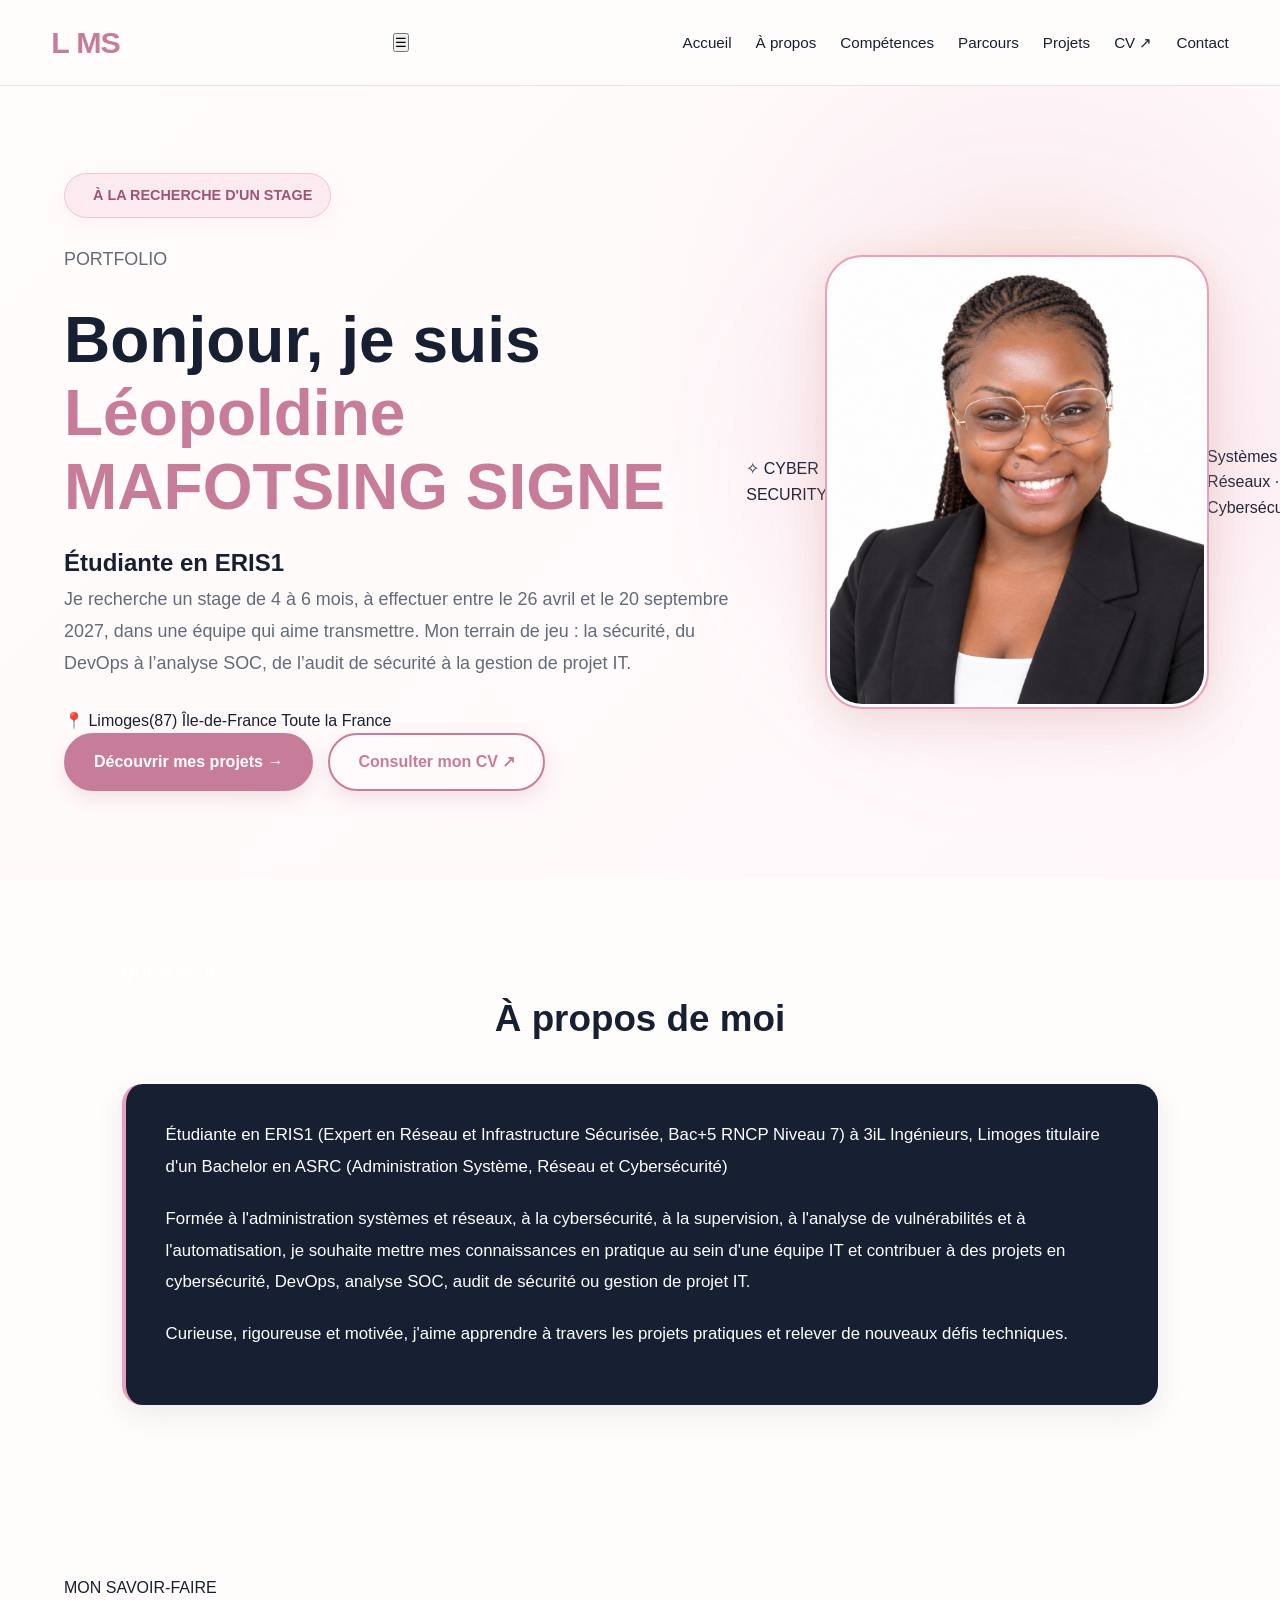
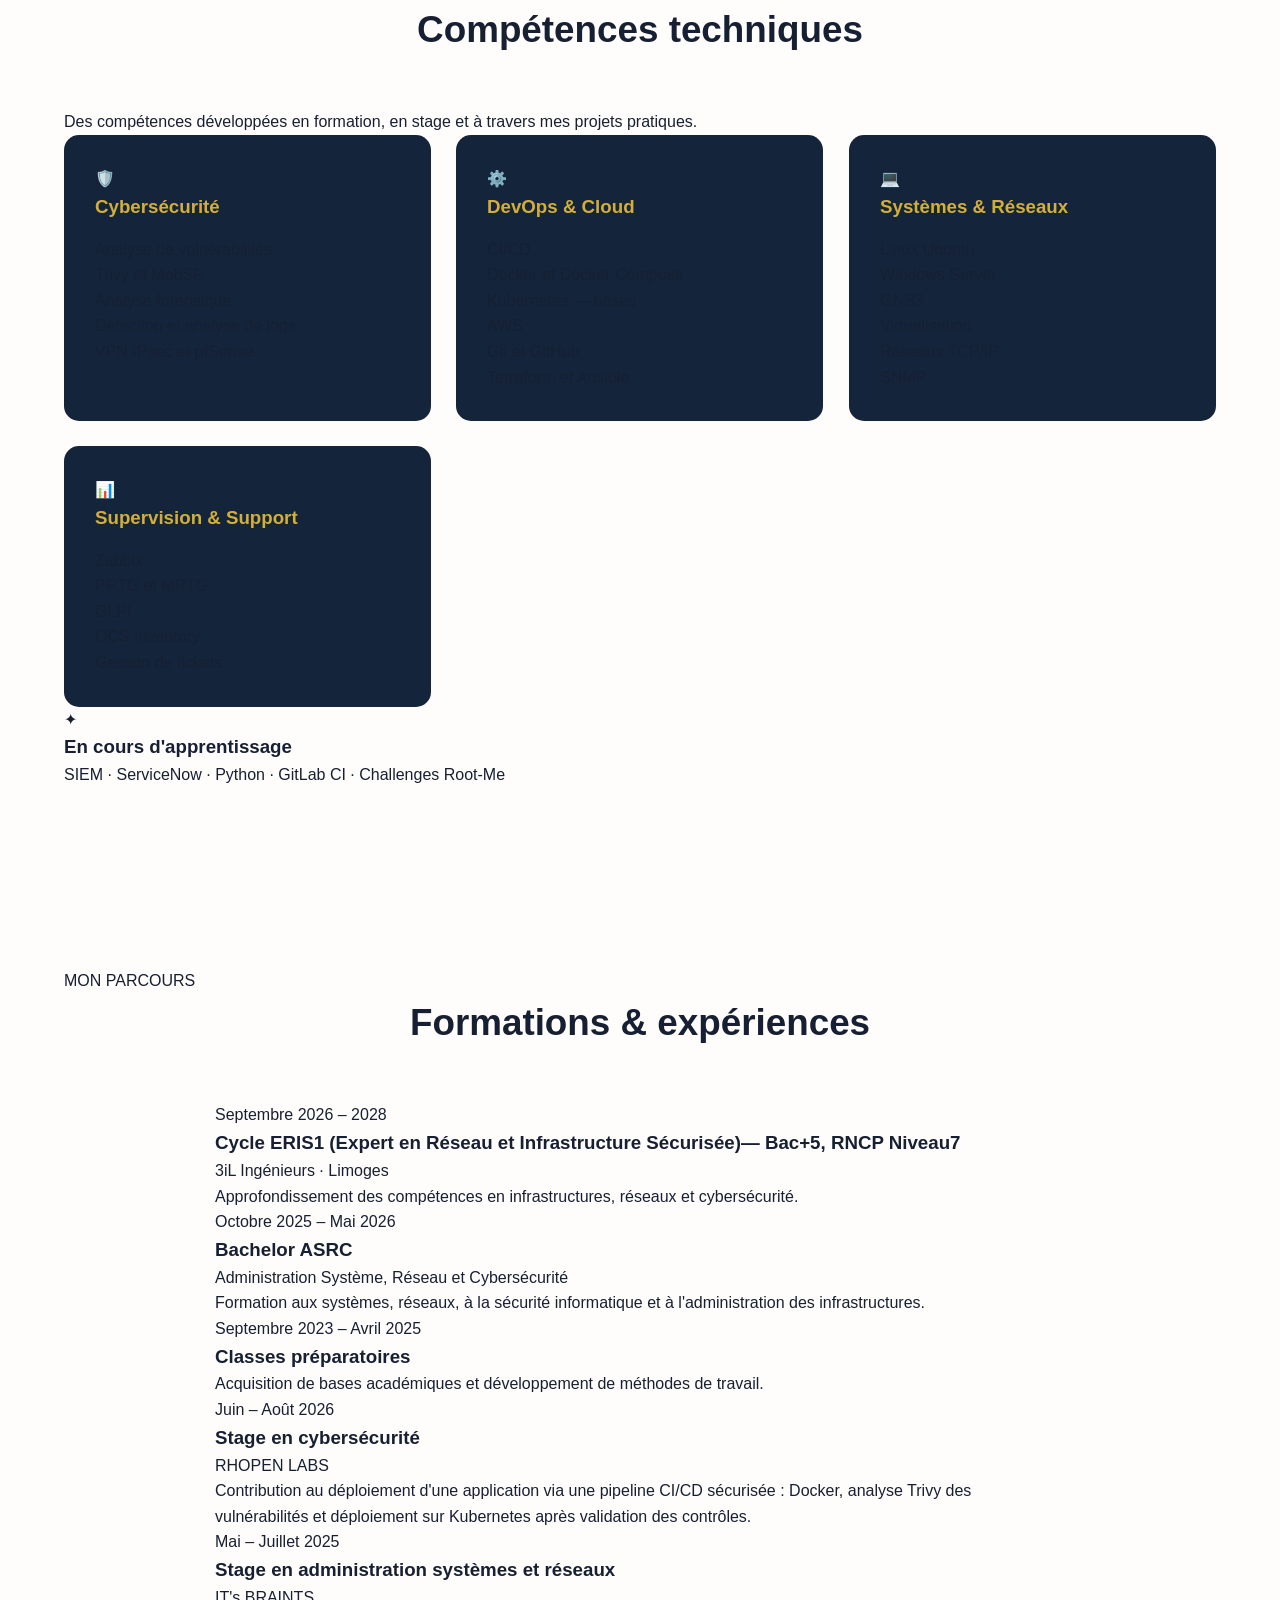
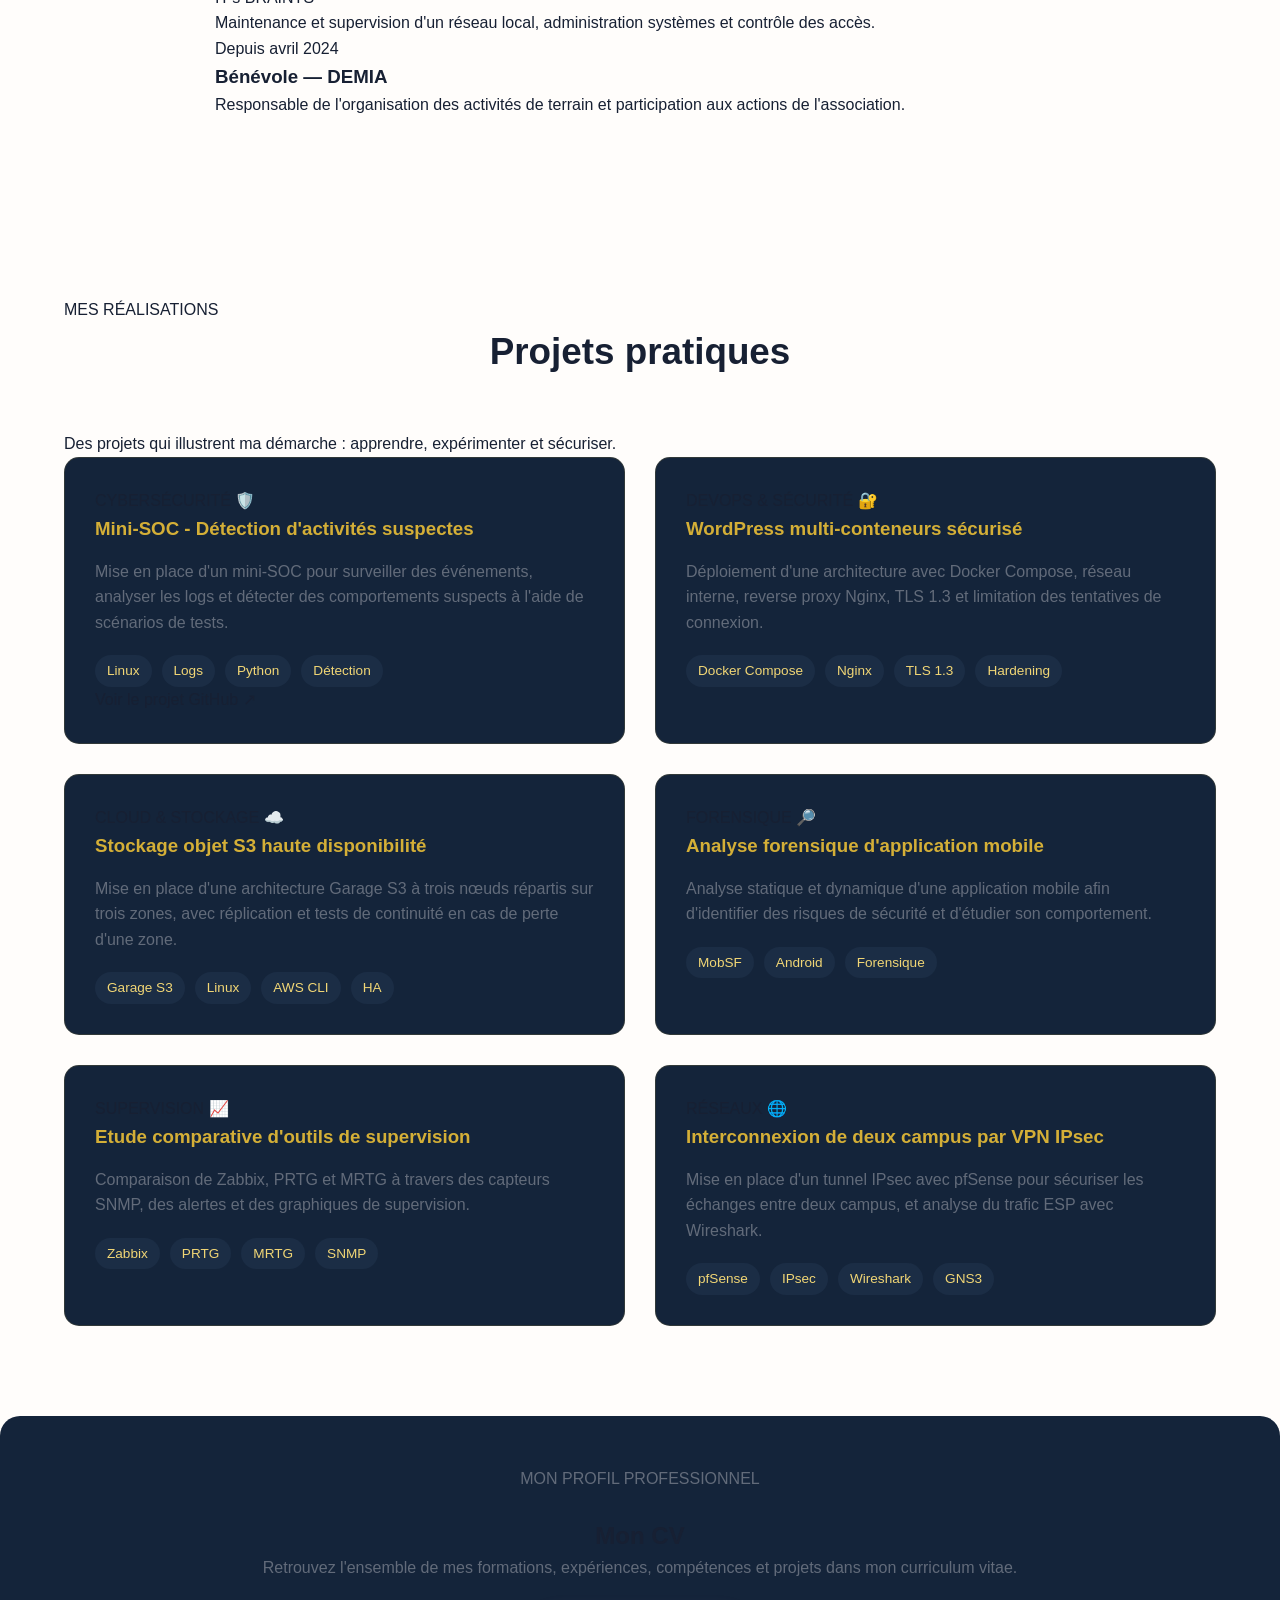
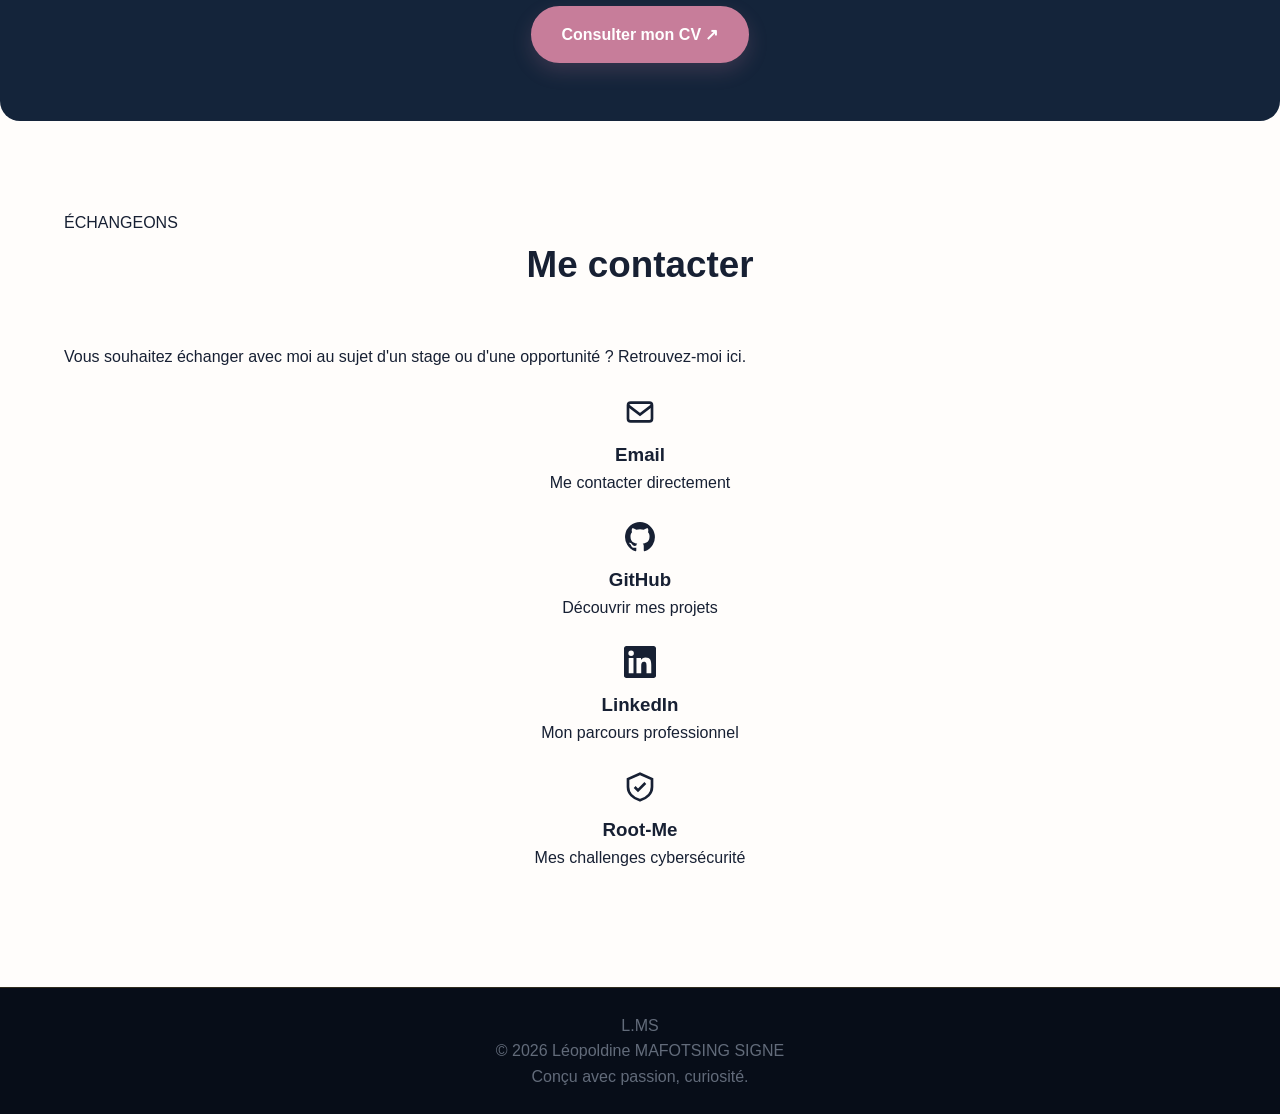
<file: index.html>
<!DOCTYPE html>
<html lang="fr">
<head>
    <meta charset="UTF-8">
    <meta name="viewport" content="width=device-width, initial-scale=1.0">

    <title>Léopoldine MMAFOTSING SIGNE | Portfolio </title>

    <meta name="description" content="Portfolio de Léopoldine MAFOTSING SIGNE, étudiante en ERIS1 (Expert en Réseau et Infrastructure Sécurisée) à 3iL Ingénieurs, à la recherche d'un stage en systèmes et réseaux et/ou en Cybersécurité (DevOps ou analyse SOC) en 2027.">

    <link rel="stylesheet" href="style.css">
</head>

<body>

<!-- ================= NAVIGATION ================= -->

<header class="site-header">
    <nav class="navbar">

        <a href="#accueil" class="logo">L<span>.</span>MS</a>

        <button class="nav-toggle"
                id="navToggle"
                aria-label="Ouvrir le menu"
                aria-expanded="false">
            ☰
        </button>

        <ul class="nav-links" id="navLinks">
            <li><a href="#accueil">Accueil</a></li>
            <li><a href="#apropos">À propos</a></li>
            <li><a href="#competences">Compétences</a></li>
            <li><a href="#parcours">Parcours</a></li>
            <li><a href="#projets">Projets</a></li>
            <li><a href="CV_Leopoldine.pdf" target="_blank">CV ↗</a></li>
            <li><a href="#contact">Contact</a></li>
        </ul>

    </nav>
</header>


<main>

<!-- ================= ACCUEIL ================= -->

<section class="hero" id="accueil">

    <div class="container hero-layout">

        <!-- Présentation à gauche -->

        <div class="hero-content">

            <div class="stage-badge">
                <span class="stage-dot"></span>
                À LA RECHERCHE D'UN STAGE
            </div>

            <p class="hero-intro">
                PORTFOLIO
            </p>

            <h1>
                Bonjour, je suis
                <span>Léopoldine MAFOTSING SIGNE</span>
            </h1>

            <h2>
                Étudiante en ERIS1 
            </h2>

            <p class="hero-description">
                Je recherche un stage de 4 à 6 mois, 
                à effectuer entre le 26 avril et le 20 septembre 2027, dans une équipe qui aime transmettre. 
                Mon terrain de jeu : la sécurité, du DevOps à l’analyse SOC, 
                de l’audit de sécurité à la gestion de projet IT.
            </p>

            <div class="stage-locations">
                <span>📍 Limoges(87)</span>
                <span>Île-de-France</span>
                <span>Toute la France</span>
            </div>

            <div class="hero-buttons">
                <a href="#projets" class="btn">
                    Découvrir mes projets →
                </a>

                <a href="CV_Leopoldine.pdf"
                   class="btn btn-outline"
                   target="_blank">
                    Consulter mon CV ↗
                </a>
            </div>

        </div>


        <!-- Photo à droite -->

        <div class="hero-image">

            <div class="photo-glow"></div>

            <div class="photo-decoration">
                <span>✧</span>
                <span>CYBER</span>
                <span>SECURITY</span>
            </div>

            <img src="images/Ma_Photo.jpeg"
                 alt="Portrait professionnel de Léopoldine Mafotsing Signé">

            <div class="photo-caption">
                <span class="caption-dot"></span>
                Systèmes · Réseaux · Cybersécurité
            </div>

        </div>

    </div>

</section>


<!-- ================= À PROPOS ================= -->

<section class="section about-section" id="apropos">

    <div class="container">

        <p class="section-label">QUI SUIS-JE ?</p>

        <h2 class="section-title">À propos de moi</h2>

        <div class="about-text">

            <p>
                Étudiante en ERIS1 (Expert en Réseau et Infrastructure
                Sécurisée, Bac+5 RNCP Niveau 7) à 3iL Ingénieurs, Limoges
                titulaire d'un Bachelor en ASRC (Administration
                Système, Réseau et Cybersécurité) 
                
            </p>

            <p>
                Formée à l'administration systèmes et réseaux,
                à la cybersécurité, à la supervision, à l'analyse
                de vulnérabilités et à l'automatisation, je souhaite
                mettre mes connaissances en pratique au sein d'une
                équipe IT et contribuer à des projets en cybersécurité,
                DevOps, analyse SOC, audit de sécurité ou gestion
                de projet IT.
            </p>

            <p>
                Curieuse, rigoureuse et motivée, j'aime apprendre
                à travers les projets pratiques et relever de
                nouveaux défis techniques.
            </p>

        </div>

    </div>

</section>


<!-- ================= COMPÉTENCES ================= -->

<section class="section skills-section" id="competences">

    <div class="container">

        <p class="section-label">MON SAVOIR-FAIRE</p>

        <h2 class="section-title">Compétences techniques</h2>

        <p class="section-subtitle">
            Des compétences développées en formation, en stage
            et à travers mes projets pratiques.
        </p>

        <div class="skills-grid">

            <article class="skill-card">
                <div class="skill-icon">🛡️</div>
                <h3>Cybersécurité</h3>
                <ul>
                    <li>Analyse de vulnérabilités</li>
                    <li>Trivy et MobSF</li>
                    <li>Analyse forensique</li>
                    <li>Détection et analyse de logs</li>
                    <li>VPN IPsec et pfSense</li>
                </ul>
            </article>

            <article class="skill-card">
                <div class="skill-icon">⚙️</div>
                <h3>DevOps & Cloud</h3>
                <ul>
                    <li>CI/CD</li>
                    <li>Docker et Docker Compose</li>
                    <li>Kubernetes — bases</li>
                    <li>AWS</li>
                    <li>Git et GitHub</li>
                    <li>Terraform et Ansible</li>
                </ul>
            </article>

            <article class="skill-card">
                <div class="skill-icon">💻</div>
                <h3>Systèmes & Réseaux</h3>
                <ul>
                    <li>Linux Ubuntu</li>
                    <li>Windows Server</li>
                    <li>GNS3</li>
                    <li>Virtualisation</li>
                    <li>Réseaux TCP/IP</li>
                    <li>SNMP</li>
                </ul>
            </article>

            <article class="skill-card">
                <div class="skill-icon">📊</div>
                <h3>Supervision & Support</h3>
                <ul>
                    <li>Zabbix</li>
                    <li>PRTG et MRTG</li>
                    <li>GLPI</li>
                    <li>OCS Inventory</li>
                    <li>Gestion de tickets</li>
                </ul>
            </article>

        </div>

        <div class="learning-box">
            <span>✦</span>
            <div>
                <h3>En cours d'apprentissage</h3>
                <p>
                    SIEM · ServiceNow · Python · GitLab CI
                    · Challenges Root-Me
                </p>
            </div>
        </div>

    </div>

</section>


<!-- ================= PARCOURS ================= -->

<section class="section journey-section" id="parcours">

    <div class="container">

        <p class="section-label">MON PARCOURS</p>

        <h2 class="section-title">Formations & expériences</h2>

        <div class="timeline">

            <article class="timeline-card">

                <span class="timeline-date">Septembre 2026 – 2028</span>

                <h3>Cycle ERIS1 (Expert en Réseau et Infrastructure Sécurisée)— Bac+5, RNCP Niveau7</h3>

                <p class="timeline-place">3iL Ingénieurs · Limoges</p>

                <p>
                    
                    Approfondissement des compétences en infrastructures,
                    réseaux et cybersécurité.
                </p>

            </article>


            <article class="timeline-card">

                <span class="timeline-date">Octobre 2025 – Mai 2026</span>

                <h3>Bachelor ASRC</h3>

                <p class="timeline-place">
                    Administration Système, Réseau et Cybersécurité
                </p>

                <p>
                    Formation aux systèmes, réseaux, à la sécurité
                    informatique et à l'administration des infrastructures.
                </p>

            </article>


            <article class="timeline-card">

                <span class="timeline-date">Septembre 2023 – Avril 2025</span>

                <h3>Classes préparatoires</h3>

                <p>
                    Acquisition de bases académiques et développement
                    de méthodes de travail.
                </p>

            </article>


            <article class="timeline-card">

                <span class="timeline-date">Juin – Août 2026</span>

                <h3>Stage en cybersécurité</h3>

                <p class="timeline-place">RHOPEN LABS</p>

                <p>
                    Contribution au déploiement d'une application
                    via une pipeline CI/CD sécurisée : Docker,
                    analyse Trivy des vulnérabilités et déploiement
                    sur Kubernetes après validation des contrôles.
                </p>

            </article>


            <article class="timeline-card">

                <span class="timeline-date">Mai – Juillet 2025</span>

                <h3>Stage en administration systèmes et réseaux</h3>

                <p class="timeline-place">IT's BRAINTS</p>

                <p>
                    Maintenance et supervision d'un réseau local,
                    administration systèmes et contrôle des accès.
                </p>

            </article>


            <article class="timeline-card">

                <span class="timeline-date">Depuis avril 2024</span>

                <h3>Bénévole — DEMIA</h3>

                <p>
                    Responsable de l'organisation des activités
                    de terrain et participation aux actions
                    de l'association.
                </p>

            </article>

        </div>

    </div>

</section>


<!-- ================= PROJETS ================= -->

<section class="section projects-section" id="projets">

    <div class="container">

        <p class="section-label">MES RÉALISATIONS</p>

        <h2 class="section-title">Projets pratiques</h2>

        <p class="section-subtitle">
            Des projets qui illustrent ma démarche :
            apprendre, expérimenter et sécuriser.
        </p>

        <div class="projects-grid">


            <!-- Mini-SOC -->

            <article class="project-card">

                <div class="project-top">
                    <span class="project-category">CYBERSÉCURITÉ</span>
                    <span class="project-symbol">🛡️</span>
                </div>

                <h3>
                     <a href="minisoc.html">
                        Mini-SOC - Détection d'activités suspectes
                    </a>

                </h3>

                <p>
                    Mise en place d'un mini-SOC pour surveiller
                    des événements, analyser les logs et détecter
                    des comportements suspects à l'aide de scénarios
                    de tests.
                </p>

                <div class="project-tags">
                    <span>Linux</span>
                    <span>Logs</span>
                    <span>Python</span>
                    <span>Détection</span>
                </div>

                <a href="https://github.com/LEOPOLDINE16/Mini-SOC"
                   target="_blank"
                   class="project-link">
                    Voir le projet GitHub ↗
                </a>

            </article>


            <!-- WordPress sécurisé -->

            <article class="project-card">

                <div class="project-top">
                    <span class="project-category">DEVOPS & SÉCURITÉ</span>
                    <span class="project-symbol">🔐</span>
                </div>

                <h3>
                    <a href=""wordpress.html">
                        WordPress multi-conteneurs sécurisé
                    </a>
                </h3>

                <p>
                    Déploiement d'une architecture avec Docker Compose,
                    réseau interne, reverse proxy Nginx, TLS 1.3
                    et limitation des tentatives de connexion.
                </p>

                <div class="project-tags">
                    <span>Docker Compose</span>
                    <span>Nginx</span>
                    <span>TLS 1.3</span>
                    <span>Hardening</span>
                </div>

            </article>


            <!-- Garage S3 -->

            <article class="project-card">

                <div class="project-top">
                    <span class="project-category">CLOUD & STOCKAGE</span>
                    <span class="project-symbol">☁️</span>
                </div>

                <h3>
                    <a href=""garage.html">
                       Stockage objet S3 haute disponibilité
                    </a>
                </h3>

                <p>
                    Mise en place d'une architecture Garage S3
                    à trois nœuds répartis sur trois zones,
                    avec réplication et tests de continuité
                    en cas de perte d'une zone.
                </p>

                <div class="project-tags">
                    <span>Garage S3</span>
                    <span>Linux</span>
                    <span>AWS CLI</span>
                    <span>HA</span>
                </div>

            </article>


            <!-- MobSF -->

            <article class="project-card">

                <div class="project-top">
                    <span class="project-category">FORENSIQUE</span>
                    <span class="project-symbol">🔎</span>
                </div>

                <h3>
                    <a href="mobsf.html">
                       Analyse forensique d'application mobile
                    </a>
                </h3>

                <p>
                    Analyse statique et dynamique d'une application
                    mobile afin d'identifier des risques de sécurité
                    et d'étudier son comportement.
                </p>

                <div class="project-tags">
                    <span>MobSF</span>
                    <span>Android</span>
                    <span>Forensique</span>
                </div>

            </article>


            <!-- Supervision -->

            <article class="project-card">

                <div class="project-top">
                    <span class="project-category">SUPERVISION</span>
                    <span class="project-symbol">📈</span>
                </div>

                <h3>
                    <a href="supervision.html">
                       Etude comparative d'outils de supervision
                    </a>
                </h3>

                <p>
                    Comparaison de Zabbix, PRTG et MRTG à travers
                    des capteurs SNMP, des alertes et des graphiques
                    de supervision.
                </p>

                <div class="project-tags">
                    <span>Zabbix</span>
                    <span>PRTG</span>
                    <span>MRTG</span>
                    <span>SNMP</span>
                </div>

            </article>


            <!-- VPN IPsec -->

            <article class="project-card">

                <div class="project-top">
                    <span class="project-category">RÉSEAUX</span>
                    <span class="project-symbol">🌐</span>
                </div>

                <h3>
                    <a href="vpn-ipsec.html">
                       Interconnexion de deux campus par VPN IPsec
                    </a>
                

                </h3>

                <p>
                    Mise en place d'un tunnel IPsec avec pfSense
                    pour sécuriser les échanges entre deux campus,
                    et analyse du trafic ESP avec Wireshark.
                </p>

                <div class="project-tags">
                    <span>pfSense</span>
                    <span>IPsec</span>
                    <span>Wireshark</span>
                    <span>GNS3</span>
                </div>

            </article>

        </div>

    </div>

</section>


<!-- ================= CV ================= -->

<section class="section cv-section" id="cv">

    <div class="container cv-container">

        <div class="cv-content">

            <p class="section-label">MON PROFIL PROFESSIONNEL</p>

            <h2>Mon CV</h2>

            <p>
                Retrouvez l'ensemble de mes formations,
                expériences, compétences et projets
                dans mon curriculum vitae.
            </p>

            <a href="CV_Leopoldine.pdf"
               class="btn"
               target="_blank">
                Consulter mon CV ↗
            </a>

        </div>

    </div>

</section>


<!-- ================= CONTACT ================= -->

<section class="section contact-section" id="contact">

    <div class="container">

        <p class="section-label">ÉCHANGEONS</p>

        <h2 class="section-title">Me contacter</h2>

        <p class="section-subtitle">
            Vous souhaitez échanger avec moi au sujet
            d'un stage ou d'une opportunité ?
            Retrouvez-moi ici.
        </p>

        <div class="contact-grid">


            <!-- Email -->

            <a href="mailto:signeleopoldine6@gmail.com"
               class="contact-card">

                <div class="contact-icon email-icon">
                    <svg viewBox="0 0 24 24" aria-hidden="true">
                        <rect x="3" y="5" width="18" height="14"
                              rx="2" fill="none"
                              stroke="currentColor" stroke-width="2"/>
                        <path d="M3 7l9 7 9-7"
                              fill="none"
                              stroke="currentColor" stroke-width="2"/>
                    </svg>
                </div>

                <h3>Email</h3>
                <p>Me contacter directement</p>

            </a>


            <!-- GitHub -->

            <a href="https://github.com/LEOPOLDINE16"
               target="_blank"
               class="contact-card">

                <div class="contact-icon github-icon">
                    <svg viewBox="0 0 24 24" aria-hidden="true">
                        <path fill="currentColor"
                              d="M12 .8a11.2 11.2 0 0 0-3.54 21.83c.56.1.76-.24.76-.54v-2.1c-3.1.68-3.76-1.32-3.76-1.32-.5-1.28-1.23-1.62-1.23-1.62-1.01-.69.08-.68.08-.68 1.12.08 1.71 1.15 1.71 1.15.99 1.7 2.6 1.21 3.23.92.1-.72.39-1.21.7-1.49-2.48-.28-5.08-1.24-5.08-5.52 0-1.22.44-2.22 1.15-3-.12-.28-.5-1.42.11-2.96 0 0 .94-.3 3.08 1.15a10.7 10.7 0 0 1 5.6 0c2.14-1.45 3.08-1.15 3.08-1.15.61 1.54.23 2.68.11 2.96.72.78 1.15 1.78 1.15 3 0 4.29-2.6 5.23-5.09 5.51.4.35.76 1.02.76 2.06v3.06c0 .3.2.65.77.54A11.2 11.2 0 0 0 12 .8z"/>
                    </svg>
                </div>

                <h3>GitHub</h3>
                <p>Découvrir mes projets</p>

            </a>


            <!-- LinkedIn -->

            <a href="https://www.linkedin.com/in/l%C3%A9opoldine-mafotsing-signe-819b10437"
               target="_blank"
               class="contact-card">

                <div class="contact-icon linkedin-icon">
                    <svg viewBox="0 0 24 24" aria-hidden="true">
                        <path fill="currentColor"
                              d="M20.45 20.45h-3.56v-5.57c0-1.33-.02-3.04-1.85-3.04-1.85 0-2.13 1.44-2.13 2.94v5.67H9.35V9h3.42v1.56h.05c.48-.9 1.64-1.85 3.37-1.85 3.6 0 4.26 2.37 4.26 5.46v6.28zM5.34 7.43a2.06 2.06 0 1 1 0-4.12 2.06 2.06 0 0 1 0 4.12zM7.12 20.45H3.56V9h3.56v11.45zM22.22 0H1.78C.8 0 0 .77 0 1.72v20.56C0 23.23.8 24 1.78 24h20.44c.98 0 1.78-.77 1.78-1.72V1.72C24 .77 23.2 0 22.22 0z"/>
                    </svg>
                </div>

                <h3>LinkedIn</h3>
                <p>Mon parcours professionnel</p>

            </a>


            <!-- Root-Me -->

            <a href="https://www.root-me.org/Nou9maf?inc=info&lang=fr"
               target="_blank"
               class="contact-card">

                <div class="contact-icon rootme-icon">
                    <svg viewBox="0 0 24 24" aria-hidden="true">
                        <path d="M12 2L3 6v6c0 5 4 8.5 9 10
                                 5-1.5 9-5 9-10V6l-9-4z"
                              fill="none"
                              stroke="currentColor"
                              stroke-width="2"/>
                        <path d="M8 12l2.5 2.5L16 9"
                              fill="none"
                              stroke="currentColor"
                              stroke-width="2"/>
                    </svg>
                </div>

                <h3>Root-Me</h3>
                <p>Mes challenges cybersécurité</p>

            </a>

        </div>

    </div>

</section>

</main>


<!-- ================= FOOTER ================= -->

<footer class="site-footer">

    <div class="container">

        <a href="#accueil" class="footer-logo">L.MS</a>

        <p>
            © 2026 Léopoldine MAFOTSING SIGNE
        </p>

        <p class="footer-note">
            Conçu avec passion, curiosité.
        </p>

    </div>

</footer>


<!-- ================= JAVASCRIPT ================= -->

<script src="script.js"></script>

</body>
</html>
</file>
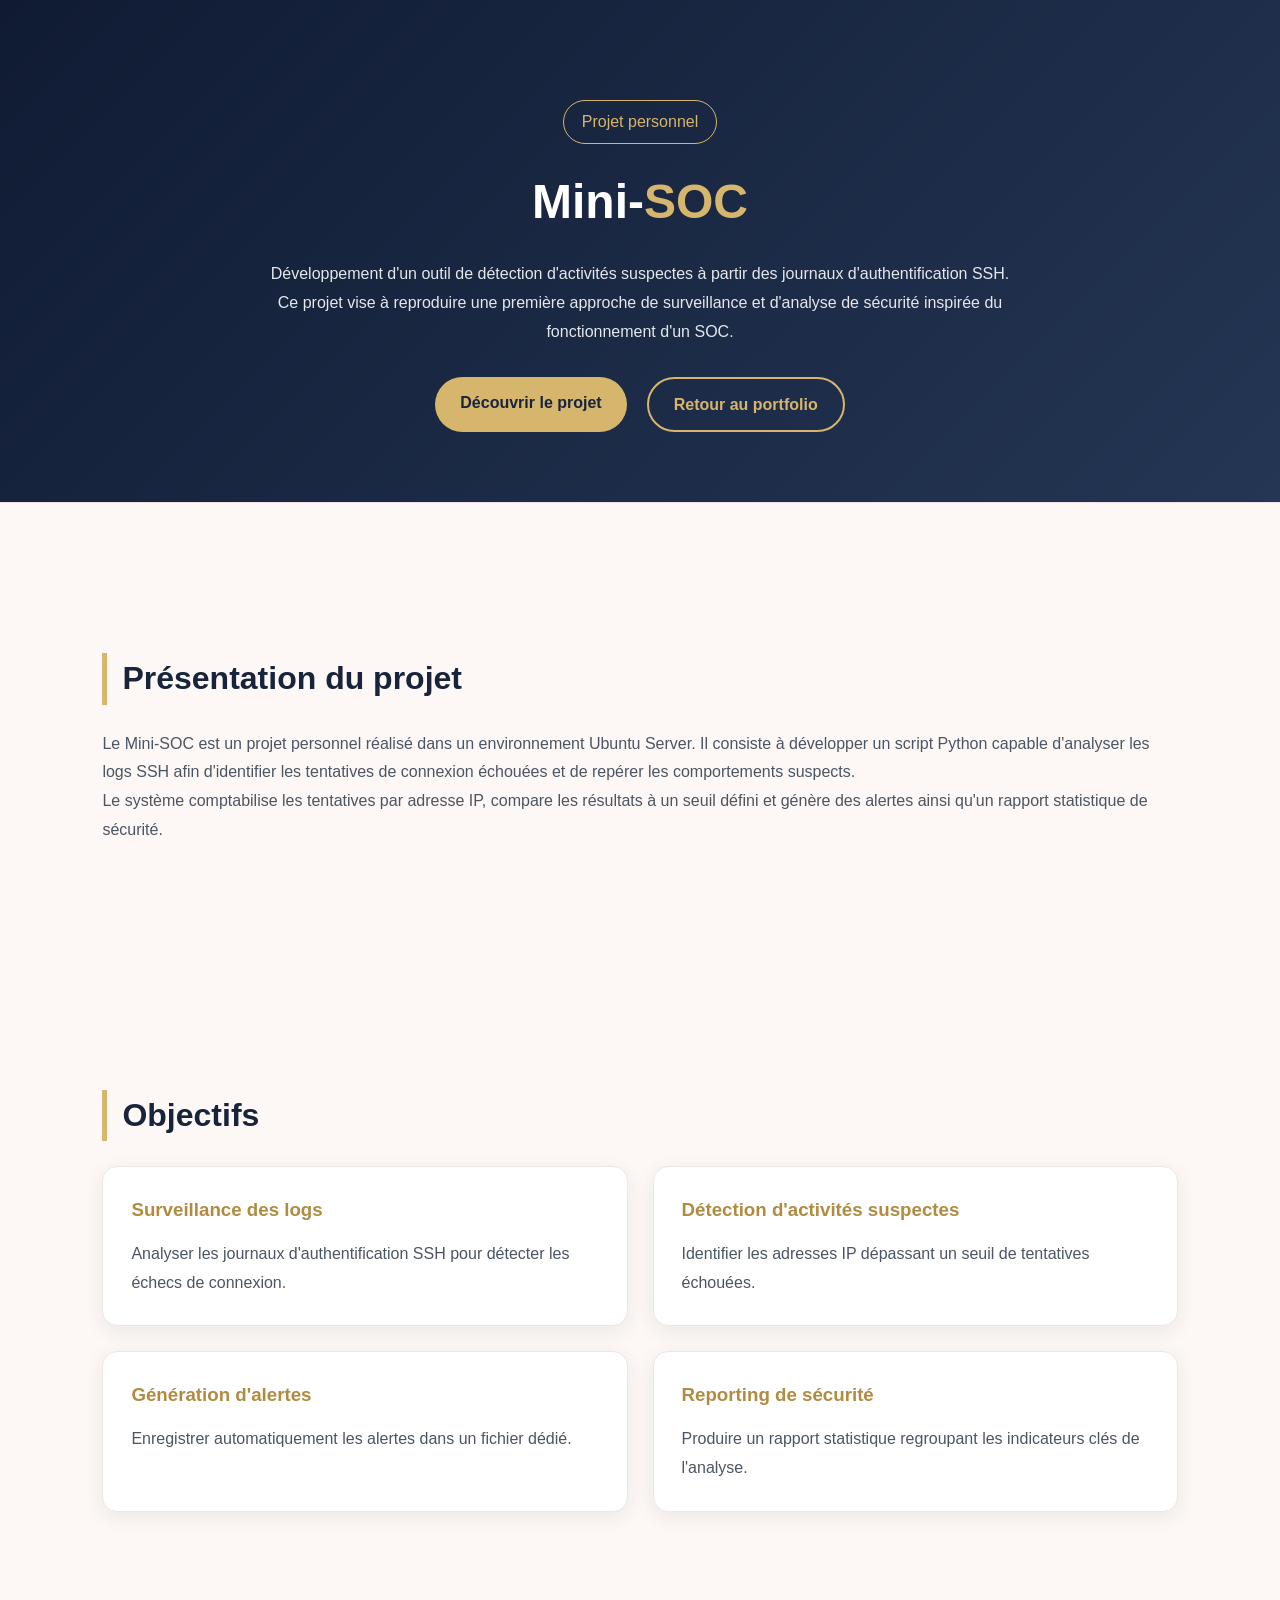
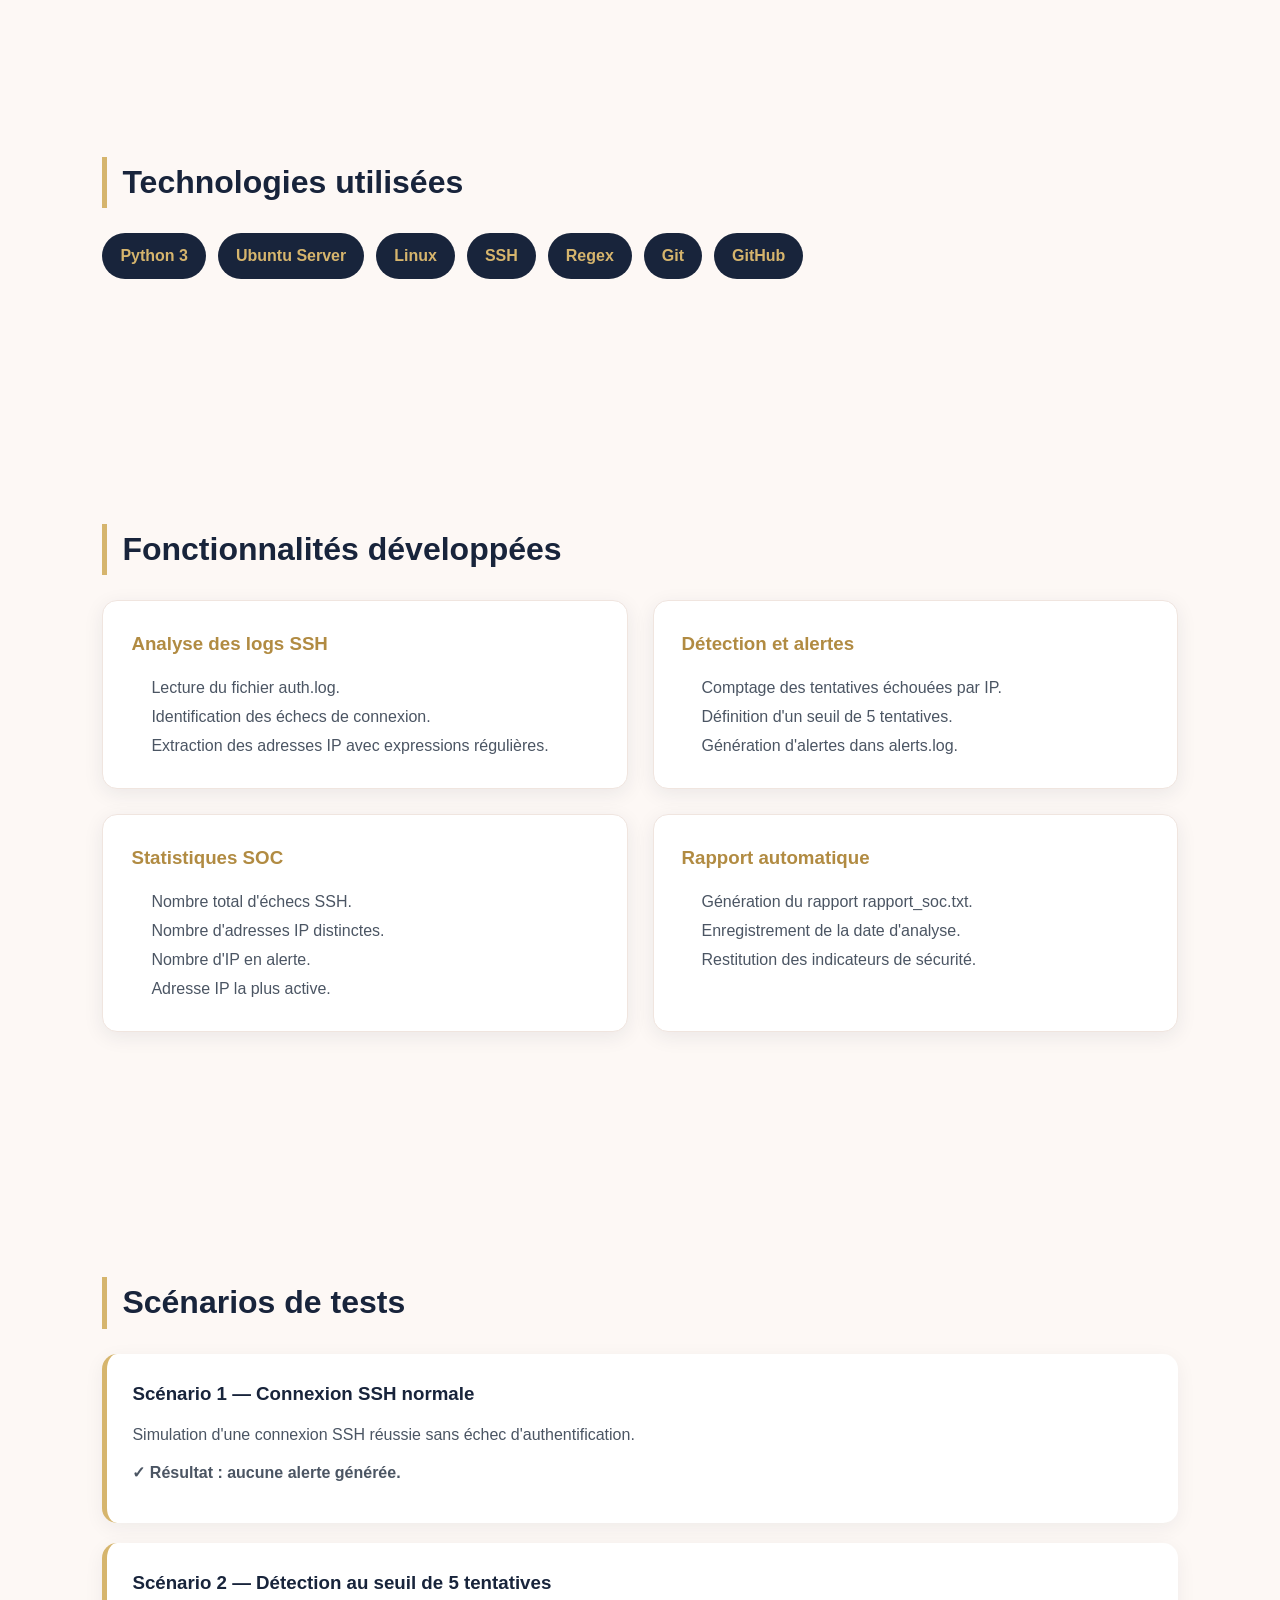
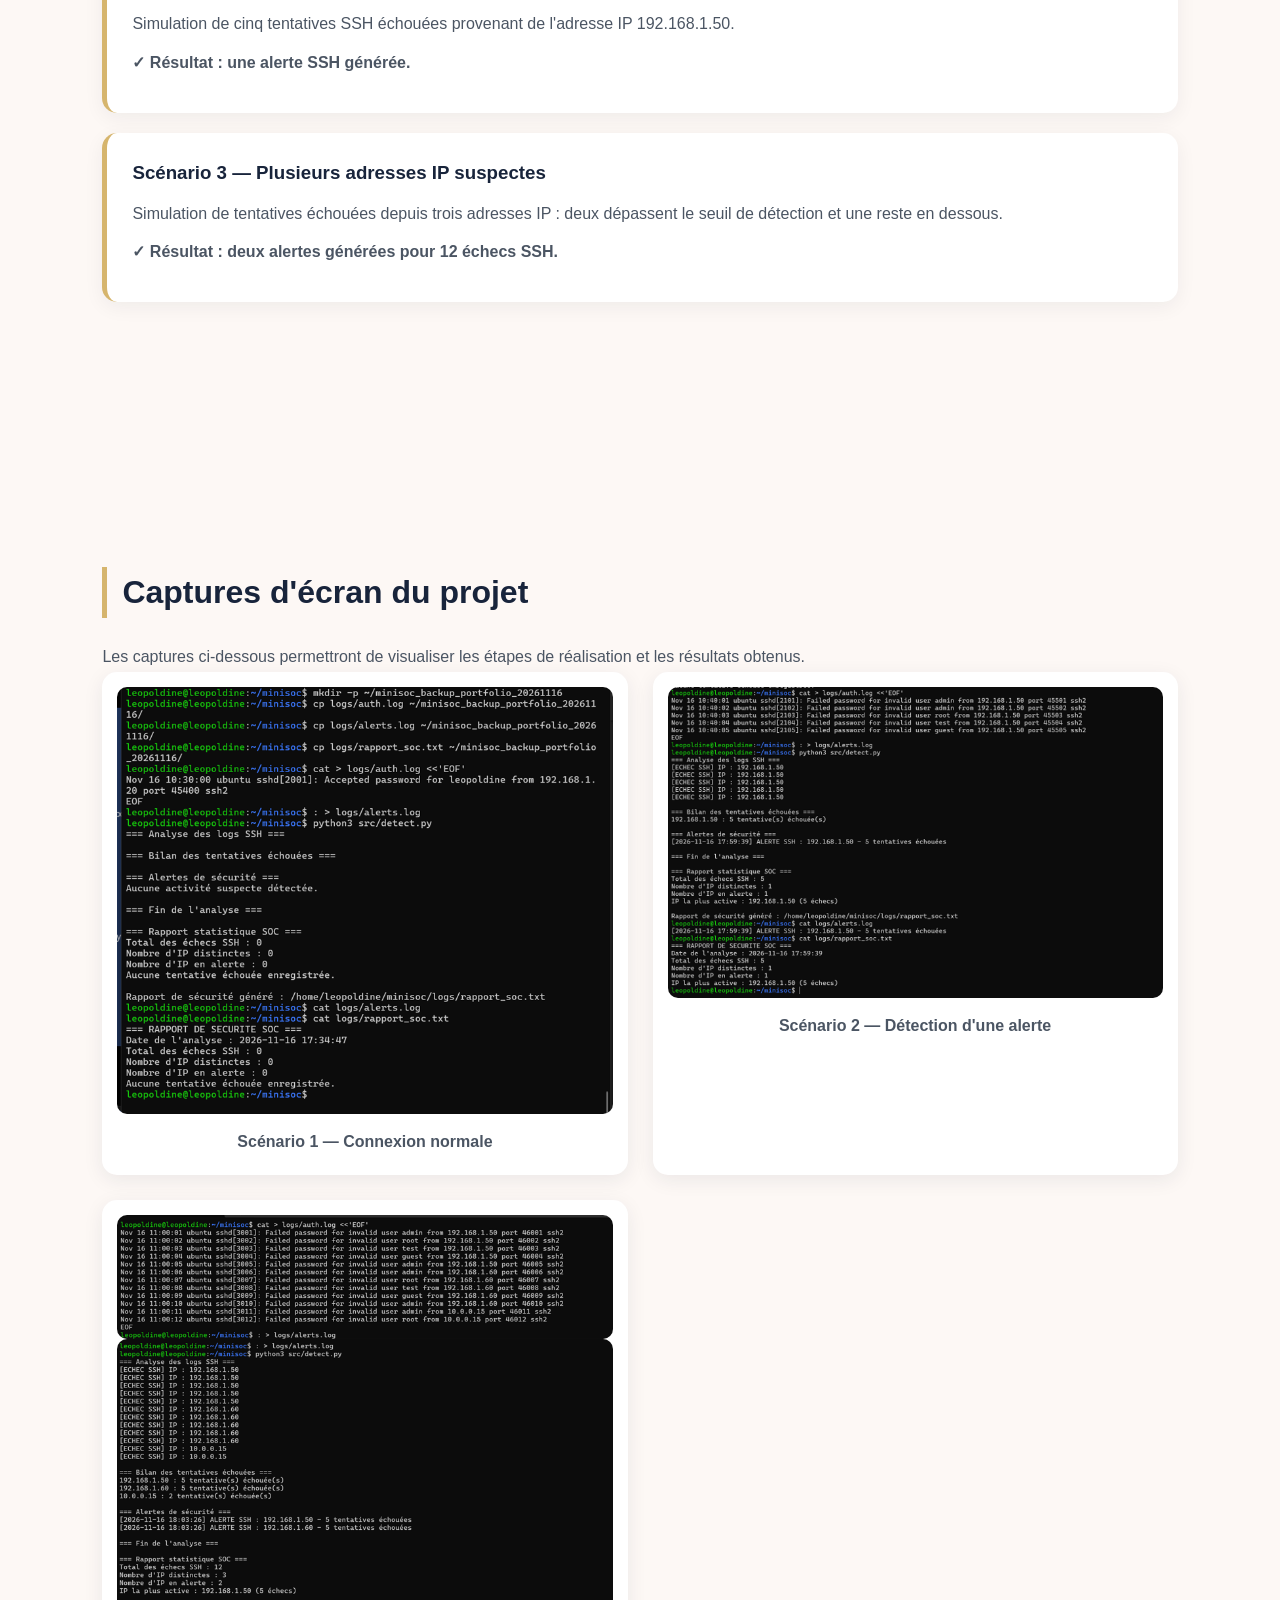
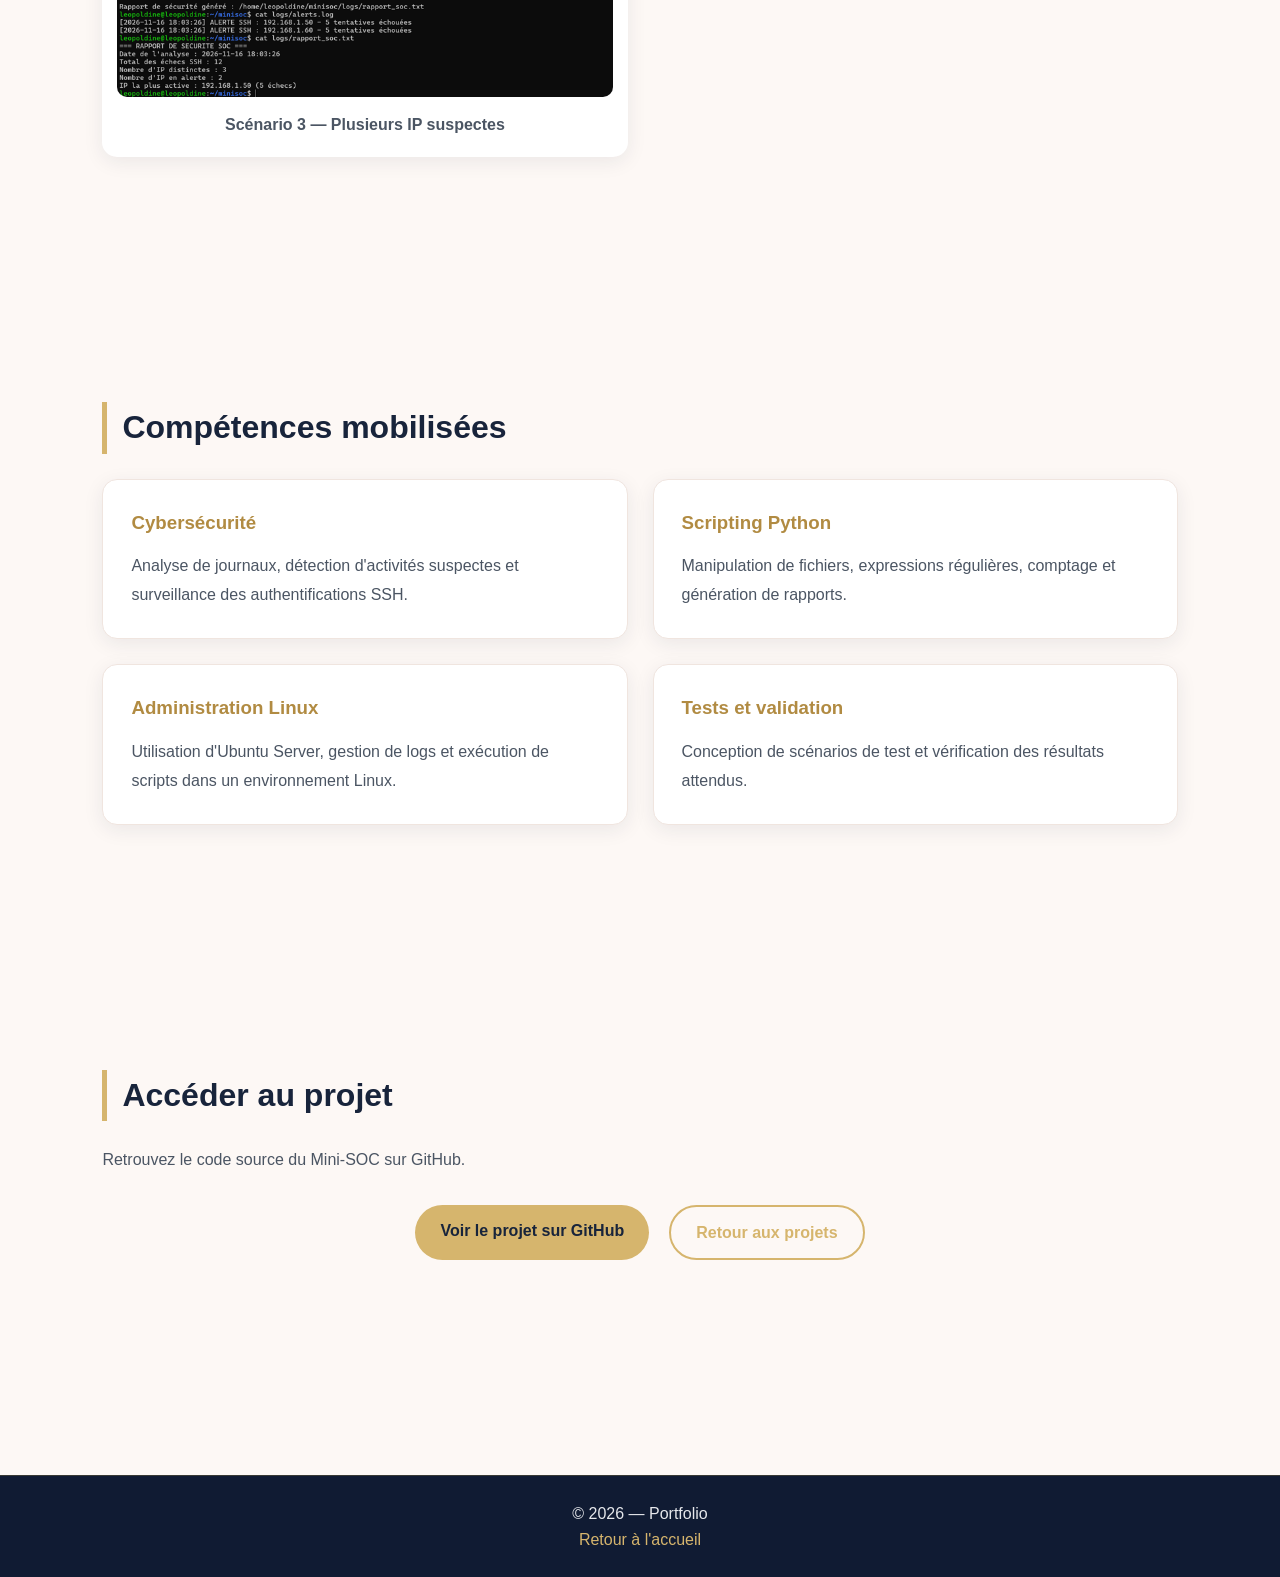
<file: minisoc.html>
<!DOCTYPE html>
<html lang="fr">
<head>
    <meta charset="UTF-8">
    <meta name="viewport" content="width=device-width, initial-scale=1.0">
    <title>Mini-SOC | Portfolio </title>

    <link rel="stylesheet" href="style.css">

    <style>
        .minisoc-page {
            background: #fdf8f5;
            color: #18243b;
            min-height: 100vh;
        }

        .minisoc-hero {
            padding: 100px 8% 70px;
            background: linear-gradient(135deg, #101b33, #243654);
            color: #fff;
            text-align: center;
        }

        .minisoc-hero .tag {
            display: inline-block;
            padding: 8px 18px;
            border: 1px solid #d6b56d;
            border-radius: 30px;
            color: #d6b56d;
            margin-bottom: 20px;
        }

        .minisoc-hero h1 {
            font-size: 3rem;
            margin-bottom: 20px;
        }

        .minisoc-hero h1 span {
            color: #d6b56d;
        }

        .minisoc-hero p {
            max-width: 750px;
            margin: auto;
            line-height: 1.8;
            color: #e5e7eb;
        }

        .minisoc-container {
            width: 84%;
            max-width: 1200px;
            margin: auto;
            padding: 60px 0;
        }

        .minisoc-section {
            margin-bottom: 65px;
        }

        .minisoc-section h2 {
            font-size: 2rem;
            color: #18243b;
            margin-bottom: 25px;
            border-left: 5px solid #d6b56d;
            padding-left: 15px;
        }

        .minisoc-section p {
            line-height: 1.8;
            color: #4b5563;
        }

        .minisoc-grid {
            display: grid;
            grid-template-columns: repeat(2, 1fr);
            gap: 25px;
        }

        .minisoc-card {
            background: white;
            border-radius: 15px;
            padding: 28px;
            box-shadow: 0 5px 20px rgba(24, 36, 59, 0.08);
            border: 1px solid #f0e5df;
        }

        .minisoc-card h3 {
            color: #b18b42;
            margin-bottom: 15px;
        }

        .minisoc-card p,
        .minisoc-card li {
            color: #4b5563;
            line-height: 1.8;
        }

        .minisoc-card ul {
            padding-left: 20px;
        }

        .minisoc-tech {
            display: flex;
            flex-wrap: wrap;
            gap: 12px;
        }

        .minisoc-tech span {
            background: #18243b;
            color: #d6b56d;
            padding: 10px 18px;
            border-radius: 25px;
            font-weight: 600;
        }

        .minisoc-test {
            background: white;
            padding: 25px;
            border-radius: 15px;
            margin-bottom: 20px;
            border-left: 5px solid #d6b56d;
            box-shadow: 0 5px 20px rgba(24, 36, 59, 0.06);
        }

        .minisoc-test h3 {
            color: #18243b;
            margin-bottom: 12px;
        }

        .minisoc-test p {
            margin-bottom: 10px;
        }

        .test-status {
            color: #287a55;
            font-weight: bold;
        }

        .minisoc-gallery {
            display: grid;
            grid-template-columns: repeat(2, 1fr);
            gap: 25px;
        }

        .minisoc-gallery figure {
            margin: 0;
            background: white;
            padding: 15px;
            border-radius: 15px;
            box-shadow: 0 5px 20px rgba(24, 36, 59, 0.08);
        }

        .minisoc-gallery img {
            width: 100%;
            border-radius: 10px;
            display: block;
        }

        .minisoc-gallery figcaption {
            padding: 15px 5px 5px;
            color: #4b5563;
            font-weight: 600;
            text-align: center;
        }

        .minisoc-actions {
            display: flex;
            justify-content: center;
            gap: 20px;
            flex-wrap: wrap;
            margin-top: 30px;
        }

        .minisoc-btn {
            display: inline-block;
            padding: 13px 25px;
            border-radius: 30px;
            text-decoration: none;
            font-weight: bold;
            transition: 0.3s;
        }

        .minisoc-btn.primary {
            background: #d6b56d;
            color: #18243b;
        }

        .minisoc-btn.secondary {
            border: 2px solid #d6b56d;
            color: #d6b56d;
        }

        .minisoc-btn:hover {
            transform: translateY(-3px);
        }

        .minisoc-footer {
            background: #101b33;
            text-align: center;
            padding: 25px;
            color: #e5e7eb;
        }

        .minisoc-footer a {
            color: #d6b56d;
            text-decoration: none;
        }

        @media (max-width: 768px) {
            .minisoc-hero h1 {
                font-size: 2.2rem;
            }

            .minisoc-grid,
            .minisoc-gallery {
                grid-template-columns: 1fr;
            }

            .minisoc-container {
                width: 90%;
            }
        }
    </style>
</head>

<body class="minisoc-page">

    <header class="minisoc-hero">
        <span class="tag">Projet personnel</span>

        <h1>Mini-<span>SOC</span></h1>

        <p>
            Développement d'un outil de détection d'activités suspectes
            à partir des journaux d'authentification SSH.
            Ce projet vise à reproduire une première approche de surveillance
            et d'analyse de sécurité inspirée du fonctionnement d'un SOC.
        </p>

        <div class="minisoc-actions">
            <a href="#presentation" class="minisoc-btn primary">
                Découvrir le projet
            </a>

            <a href="index.html#projets" class="minisoc-btn secondary">
                Retour au portfolio
            </a>
        </div>
    </header>

    <main class="minisoc-container">

        <section id="presentation" class="minisoc-section">
            <h2>Présentation du projet</h2>

            <p>
                Le Mini-SOC est un projet personnel réalisé dans un environnement
                Ubuntu Server. Il consiste à développer un script Python capable
                d'analyser les logs SSH afin d'identifier les tentatives
                de connexion échouées et de repérer les comportements suspects.
            </p>

            <p>
                Le système comptabilise les tentatives par adresse IP,
                compare les résultats à un seuil défini et génère des alertes
                ainsi qu'un rapport statistique de sécurité.
            </p>
        </section>

        <section class="minisoc-section">
            <h2>Objectifs</h2>

            <div class="minisoc-grid">
                <article class="minisoc-card">
                    <h3>Surveillance des logs</h3>
                    <p>
                        Analyser les journaux d'authentification SSH
                        pour détecter les échecs de connexion.
                    </p>
                </article>

                <article class="minisoc-card">
                    <h3>Détection d'activités suspectes</h3>
                    <p>
                        Identifier les adresses IP dépassant
                        un seuil de tentatives échouées.
                    </p>
                </article>

                <article class="minisoc-card">
                    <h3>Génération d'alertes</h3>
                    <p>
                        Enregistrer automatiquement les alertes
                        dans un fichier dédié.
                    </p>
                </article>

                <article class="minisoc-card">
                    <h3>Reporting de sécurité</h3>
                    <p>
                        Produire un rapport statistique regroupant
                        les indicateurs clés de l'analyse.
                    </p>
                </article>
            </div>
        </section>

        <section class="minisoc-section">
            <h2>Technologies utilisées</h2>

            <div class="minisoc-tech">
                <span>Python 3</span>
                <span>Ubuntu Server</span>
                <span>Linux</span>
                <span>SSH</span>
                <span>Regex</span>
                <span>Git</span>
                <span>GitHub</span>
            </div>
        </section>

        <section class="minisoc-section">
            <h2>Fonctionnalités développées</h2>

            <div class="minisoc-grid">
                <article class="minisoc-card">
                    <h3>Analyse des logs SSH</h3>
                    <ul>
                        <li>Lecture du fichier auth.log.</li>
                        <li>Identification des échecs de connexion.</li>
                        <li>Extraction des adresses IP avec expressions régulières.</li>
                    </ul>
                </article>

                <article class="minisoc-card">
                    <h3>Détection et alertes</h3>
                    <ul>
                        <li>Comptage des tentatives échouées par IP.</li>
                        <li>Définition d'un seuil de 5 tentatives.</li>
                        <li>Génération d'alertes dans alerts.log.</li>
                    </ul>
                </article>

                <article class="minisoc-card">
                    <h3>Statistiques SOC</h3>
                    <ul>
                        <li>Nombre total d'échecs SSH.</li>
                        <li>Nombre d'adresses IP distinctes.</li>
                        <li>Nombre d'IP en alerte.</li>
                        <li>Adresse IP la plus active.</li>
                    </ul>
                </article>

                <article class="minisoc-card">
                    <h3>Rapport automatique</h3>
                    <ul>
                        <li>Génération du rapport rapport_soc.txt.</li>
                        <li>Enregistrement de la date d'analyse.</li>
                        <li>Restitution des indicateurs de sécurité.</li>
                    </ul>
                </article>
            </div>
        </section>

        <section class="minisoc-section">
            <h2>Scénarios de tests</h2>

            <div class="minisoc-test">
                <h3>Scénario 1 — Connexion SSH normale</h3>
                <p>
                    Simulation d'une connexion SSH réussie sans échec
                    d'authentification.
                </p>
                <p class="test-status">
                    ✓ Résultat : aucune alerte générée.
                </p>
            </div>

            <div class="minisoc-test">
                <h3>Scénario 2 — Détection au seuil de 5 tentatives</h3>
                <p>
                    Simulation de cinq tentatives SSH échouées
                    provenant de l'adresse IP 192.168.1.50.
                </p>
                <p class="test-status">
                    ✓ Résultat : une alerte SSH générée.
                </p>
            </div>

            <div class="minisoc-test">
                <h3>Scénario 3 — Plusieurs adresses IP suspectes</h3>
                <p>
                    Simulation de tentatives échouées depuis trois adresses IP :
                    deux dépassent le seuil de détection et une reste en dessous.
                </p>
                <p class="test-status">
                    ✓ Résultat : deux alertes générées pour 12 échecs SSH.
                </p>
            </div>
        </section>

        <section class="minisoc-section">
            <h2>Captures d'écran du projet</h2>

            <p>
                Les captures ci-dessous permettront de visualiser
                les étapes de réalisation et les résultats obtenus.
            </p>

            <div class="minisoc-gallery">

                <figure>
                    <img src="images/projets/minisoc/06-test-connexion-normale.png"
                         alt="Test d'une connexion SSH normale">
                    <figcaption>Scénario 1 — Connexion normale</figcaption>
                </figure>

                <figure>
                    <img src="images/projets/minisoc/07-test du scénario2.png"
                         alt="Détection de cinq tentatives SSH échouées">
                    <figcaption>Scénario 2 — Détection d'une alerte</figcaption>
                </figure>

                <figure>
                    <img src="images/projets/minisoc/08- test du scénario3(1).png"
                     
                         alt="Détection de la première adresse IP suspecte">

                    <img src="images/projets/minisoc/09- test du scénario3(2).png"
                         alt="Détection de la deuxième adresse IP suspecte">
                    <figcaption>Scénario 3 — Plusieurs IP suspectes</figcaption>
                </figure>

            </div>
        </section>

        <section class="minisoc-section">
            <h2>Compétences mobilisées</h2>

            <div class="minisoc-grid">
                <article class="minisoc-card">
                    <h3>Cybersécurité</h3>
                    <p>
                        Analyse de journaux, détection d'activités suspectes
                        et surveillance des authentifications SSH.
                    </p>
                </article>

                <article class="minisoc-card">
                    <h3>Scripting Python</h3>
                    <p>
                        Manipulation de fichiers, expressions régulières,
                        comptage et génération de rapports.
                    </p>
                </article>

                <article class="minisoc-card">
                    <h3>Administration Linux</h3>
                    <p>
                        Utilisation d'Ubuntu Server, gestion de logs
                        et exécution de scripts dans un environnement Linux.
                    </p>
                </article>

                <article class="minisoc-card">
                    <h3>Tests et validation</h3>
                    <p>
                        Conception de scénarios de test et vérification
                        des résultats attendus.
                    </p>
                </article>
            </div>
        </section>

        <section class="minisoc-section">
            <h2>Accéder au projet</h2>

            <p>
                Retrouvez le code source du Mini-SOC sur GitHub.
            </p>

            <div class="minisoc-actions">
                <a href="https://github.com/LEOPOLDINE16/minisoc"
                   target="_blank"
                   rel="noopener noreferrer"
                   class="minisoc-btn primary">
                    Voir le projet sur GitHub
                </a>

                <a href="index.html#projets"
                   class="minisoc-btn secondary">
                    Retour aux projets
                </a>
            </div>
        </section>

    </main>

    <footer class="minisoc-footer">
        <p>© 2026 — Portfolio </p>
        <a href="index.html">Retour à l'accueil</a>
    </footer>

</body>
</html>
</file>
<file: style.css>
/* ==============================
   1. VARIABLES ET STYLE GLOBAL
================================ */

:root {
    --bleu-marine: #0B1324;
    --bleu-secondaire: #14243A;
    --bleu-carte: #1B2D45;
    --or: #D4AF37;
    --or-clair: #F1D675;
    --blanc: #F1F5F9;
    --gris: #AAB7C8;
}

* {
    margin: 0;
    padding: 0;
    box-sizing: border-box;
    scroll-behavior: smooth;
}

body {
    font-family: 'Segoe UI', Arial, sans-serif;
    background-color: var(--bleu-marine);
    color: var(--blanc);
    line-height: 1.6;
}

a {
    text-decoration: none;
    color: inherit;
}

ul {
    list-style: none;
}

.container {
    width: 90%;
    max-width: 1200px;
    margin: auto;
}

/* ==============================
   2. NAVIGATION HORIZONTALE
================================ */

header {
    background-color: rgba(11, 19, 36, 0.95);
    padding: 20px 0;
    position: sticky;
    top: 0;
    z-index: 1000;
    border-bottom: 1px solid rgba(212, 175, 55, 0.2);
}

.navbar {
    display: flex;
    justify-content: space-between;
    align-items: center;
}

.logo {
    font-size: 1.8rem;
    font-weight: bold;
    color: var(--or);
}

.logo span {
    color: var(--blanc);
}

.nav-links {
    display: flex;
    flex-direction: row;
    align-items: center;
    gap: 25px;
}

.nav-links a {
    color: var(--blanc);
    font-size: 0.95rem;
    transition: 0.3s;
}

.nav-links a:hover {
    color: var(--or);
}

/* ==============================
   3. BOUTONS
================================ */

.btn {
    display: inline-block;
    padding: 12px 25px;
    background-color: var(--or);
    color: var(--bleu-marine);
    font-weight: bold;
    border-radius: 8px;
    transition: 0.3s;
    border: 2px solid var(--or);
}

.btn:hover {
    background-color: transparent;
    color: var(--or);
    transform: translateY(-3px);
}

.btn-outline {
    background-color: transparent;
    color: var(--or);
}

.btn-outline:hover {
    background-color: var(--or);
    color: var(--bleu-marine);
}

/* ==============================
   4. SECTION ACCUEIL
================================ */

.hero {
    min-height: 85vh;
    display: flex;
    align-items: center;
    padding: 80px 0;
}

.hero-content {
    max-width: 800px;
}

.hero h1 {
    font-size: 3.5rem;
    line-height: 1.2;
    margin-bottom: 20px;
}

.hero h1 span {
    color: var(--or);
}

.hero p {
    font-size: 1.2rem;
    color: var(--gris);
    margin-bottom: 30px;
}

.hero-buttons {
    display: flex;
    gap: 15px;
    flex-wrap: wrap;
}

/* ==============================
   5. TITRES DES SECTIONS
================================ */

section {
    padding: 90px 0;
}

.section-title {
    text-align: center;
    font-size: 2.3rem;
    margin-bottom: 50px;
}

.section-title span {
    color: var(--or);
}

/* ==============================
   6. À PROPOS
================================ */

.about-content {
    display: grid;
    grid-template-columns: 1fr 1fr;
    gap: 40px;
    align-items: center;
}

.about-text p {
    color: var(--gris);
    margin-bottom: 20px;
}

.about-card {
    background-color: var(--bleu-secondaire);
    padding: 30px;
    border-radius: 15px;
    border-left: 4px solid var(--or);
}

/* ==============================
   7. COMPÉTENCES
================================ */

.skills-grid {
    display: grid;
    grid-template-columns: repeat(3, 1fr);
    gap: 25px;
}

.skill-card {
    background-color: var(--bleu-secondaire);
    padding: 30px;
    border-radius: 15px;
    transition: 0.3s;
    border: 1px solid transparent;
}

.skill-card:hover {
    transform: translateY(-8px);
    border-color: var(--or);
}

.skill-card h3 {
    color: var(--or);
    margin-bottom: 15px;
}

.skill-card p {
    color: var(--gris);
}

/* ==============================
   8. PARCOURS
================================ */

.timeline {
    max-width: 850px;
    margin: auto;
}

.timeline-item {
    background-color: var(--bleu-secondaire);
    padding: 25px;
    margin-bottom: 25px;
    border-radius: 12px;
    border-left: 4px solid var(--or);
}

.timeline-item h3 {
    color: var(--or);
    margin-bottom: 10px;
}

.timeline-item p {
    color: var(--gris);
}

/* ==============================
   9. PROJETS
================================ */

.projects-grid {
    display: grid;
    grid-template-columns: repeat(2, 1fr);
    gap: 30px;
}

.project-card {
    background-color: var(--bleu-secondaire);
    padding: 30px;
    border-radius: 15px;
    border: 1px solid rgba(212, 175, 55, 0.15);
    transition: 0.3s;
}

.project-card:hover {
    transform: translateY(-8px);
    border-color: var(--or);
}

.project-card h3 {
    color: var(--or);
    margin-bottom: 15px;
}

.project-card p {
    color: var(--gris);
    margin-bottom: 20px;
}

.project-tags {
    display: flex;
    flex-wrap: wrap;
    gap: 10px;
}

.project-tags span {
    background-color: var(--bleu-carte);
    color: var(--or-clair);
    padding: 5px 12px;
    border-radius: 20px;
    font-size: 0.85rem;
}

/* ==============================
   10. SECTION CV
================================ */

.cv-section {
    text-align: center;
    background-color: var(--bleu-secondaire);
    border-radius: 20px;
    padding: 50px 30px;
}

.cv-section p {
    color: var(--gris);
    margin-bottom: 25px;
}

/* ==============================
   11. CONTACT
================================ */

.contact-content {
    text-align: center;
}

.contact-content p {
    color: var(--gris);
    margin-bottom: 20px;
}

.contact-links {
    display: flex;
    justify-content: center;
    flex-wrap: wrap;
    gap: 20px;
    margin-top: 30px;
}

.contact-links a {
    color: var(--or);
    transition: 0.3s;
}

.contact-links a:hover {
    color: var(--or-clair);
}

/* ==============================
   12. FOOTER
================================ */

footer {
    background-color: #070D18;
    padding: 25px;
    text-align: center;
    color: var(--gris);
    border-top: 1px solid rgba(212, 175, 55, 0.2);
}

/* ==============================
   13. RESPONSIVE - TABLETTES
================================ */

@media (max-width: 900px) {
    .nav-links {
        gap: 15px;
    }

    .hero h1 {
        font-size: 2.8rem;
    }

    .skills-grid {
        grid-template-columns: repeat(2, 1fr);
    }
}

/* ==============================
   14. RESPONSIVE - MOBILES
================================ */

@media (max-width: 650px) {
    .navbar {
        flex-direction: column;
        gap: 20px;
    }

    .nav-links {
        flex-wrap: wrap;
        justify-content: center;
        gap: 12px;
    }

    .hero {
        min-height: auto;
        padding: 70px 0;
    }

    .hero h1 {
        font-size: 2.2rem;
    }

    .about-content,
    .skills-grid,
    .projects-grid {
        grid-template-columns: 1fr;
    }

    section {
        padding: 60px 0;
    }

    .section-title {
        font-size: 1.8rem;
    }
}

/* ==============================
   15. ANIMATION AU DÉFILEMENT
================================ */


/* ==============================
   15. ANIMATIONS DYNAMIQUES
================================ */

.reveal {
    opacity: 0;
    transform: translateY(45px) scale(0.97);
}

.reveal.visible {
    animation: revealUp 0.65s cubic-bezier(0.22, 1, 0.36, 1) forwards;
}

@keyframes revealUp {
    0% {
        opacity: 0;
        transform: translateY(45px) scale(0.97);
    }

    70% {
        transform: translateY(-4px) scale(1.01);
    }

    100% {
        opacity: 1;
        transform: translateY(0) scale(1);
    }
}

/* Effet lumineux sur les cartes */
.project-card,
.skill-card,
.timeline-item {
    transition: transform 0.35s ease,
                box-shadow 0.35s ease,
                border-color 0.35s ease;
}

.project-card:hover,
.skill-card:hover {
    transform: translateY(-10px) scale(1.02);
    border-color: var(--or);
    box-shadow: 0 0 25px rgba(212, 175, 55, 0.18);
}

/* Boutons lumineux */
.btn {
    position: relative;
    overflow: hidden;
    box-shadow: 0 0 0 rgba(212, 175, 55, 0);
}

.btn:hover {
    box-shadow: 0 0 22px rgba(212, 175, 55, 0.45);
    transform: translateY(-4px) scale(1.03);
}

/* Animation du titre d'accueil */
.hero h1 {
    animation: titleEntrance 1s ease-out both;
}

@keyframes titleEntrance {
    from {
        opacity: 0;
        transform: translateX(-60px);
        filter: blur(5px);
    }

    to {
        opacity: 1;
        transform: translateX(0);
        filter: blur(0);
    }
}

/* Halo lumineux dans le fond */
.hero {
    position: relative;
    overflow: hidden;
}

.hero::before {
    content: "";
    position: absolute;
    width: 350px;
    height: 350px;
    background: radial-gradient(
        circle,
        rgba(212, 175, 55, 0.12),
        transparent 70%
    );
    top: 10%;
    right: 5%;
    pointer-events: none;
    animation: haloPulse 5s ease-in-out infinite alternate;
}

@keyframes haloPulse {
    from {
        transform: scale(0.8);
        opacity: 0.5;
    }

    to {
        transform: scale(1.2);
        opacity: 1;
    }
}

/* Respect des préférences d'accessibilité */
@media (prefers-reduced-motion: reduce) {
    *,
    *::before,
    *::after {
        animation-duration: 0.01ms !important;
        animation-iteration-count: 1 !important;
        transition-duration: 0.01ms !important;
    }
}


/* ==============================
   PHOTO PROFESSIONNELLE FLOTTANTE
================================ */

.hero .container {
    display: flex;
    align-items: center;
    justify-content: space-between;
    gap: 50px;
}

.hero-content {
    flex: 1;
}

.hero-image {
    flex: 0 0 380px;
    position: relative;
    display: flex;
    justify-content: center;
    align-items: center;
    animation: photoFloat 4s ease-in-out infinite;
}

.hero-image img {
    width: 100%;
    max-width: 380px;
    height: 450px;
    object-fit: cover;
    object-position: center top;
    border-radius: 30px;
    border: 2px solid var(--or);
    position: relative;
    z-index: 2;
    box-shadow: 0 0 35px rgba(212, 175, 55, 0.2);
}

.photo-glow {
    position: absolute;
    width: 300px;
    height: 300px;
    background: var(--or);
    filter: blur(100px);
    opacity: 0.2;
    border-radius: 50%;
    z-index: 1;
}

@keyframes photoFloat {
    0%, 100% {
        transform: translateY(0);
    }

    50% {
        transform: translateY(-18px);
    }
}

/* Adaptation pour les téléphones */
@media (max-width: 900px) {
    .hero .container {
        flex-direction: column;
        text-align: center;
    }

    .hero-image {
        flex: auto;
        width: 100%;
        max-width: 320px;
    }

    .hero-image img {
        height: 380px;
    }

    .hero-buttons {
        justify-content: center;
    }
}


/* =====================================
   NOUVELLE IDENTITÉ VISUELLE
   Blanc cassé - Rose poudré - Doré
===================================== */

:root {
    --blanc: #FFFDFB;
    --rose: #E8A0BF;
    --rose-clair: #FCEAF1;
    --rose-fonce: #C77D9A;
    --or: #D4AF37;
    --bleu-marine: #172033;
    --gris: #626B7A;
}

/* Fond général */
body {
    background-color: var(--blanc);
    color: var(--bleu-marine);
}

/* =====================================
   NAVIGATION
===================================== */

header {
    background: rgba(255, 253, 251, 0.96);
    backdrop-filter: blur(15px);
    border-bottom: 1px solid #F3DDE7;
    padding: 18px 0;
}

.navbar {
    width: 92%;
    max-width: 1400px;
    margin: auto;
    display: flex;
    justify-content: space-between;
    align-items: center;
    gap: 25px;
}

.logo {
    color: var(--rose-fonce);
    font-size: 1.9rem;
    font-weight: 800;
    letter-spacing: -1px;
}

.nav-links {
    display: flex;
    flex-direction: row;
    align-items: center;
    justify-content: flex-end;
    flex-wrap: wrap;
    gap: 24px;
}

.nav-links a {
    color: var(--bleu-marine);
    font-weight: 500;
    position: relative;
    transition: color 0.3s ease;
}

.nav-links a::after {
    content: "";
    position: absolute;
    left: 0;
    bottom: -6px;
    width: 0;
    height: 2px;
    background: var(--rose);
    transition: width 0.3s ease;
}

.nav-links a:hover {
    color: var(--rose-fonce);
}

.nav-links a:hover::after {
    width: 100%;
}

/* =====================================
   ACCUEIL
===================================== */

.hero {
    background:
        radial-gradient(
            circle at 80% 30%,
            rgba(232, 160, 191, 0.16),
            transparent 35%
        ),
        linear-gradient(135deg, #FFFDFB 0%, #FFF7FA 100%);
    min-height: 88vh;
    display: flex;
    align-items: center;
    padding: 80px 0;
    overflow: hidden;
}

.hero .container {
    width: 90%;
    max-width: 1300px;
    margin: auto;
    display: flex;
    align-items: center;
    justify-content: space-between;
    gap: 70px;
}

.hero-content {
    flex: 1;
    max-width: 700px;
}

/* Texte d'accueil */
.hero h1 {
    color: var(--bleu-marine);
    font-size: clamp(2.8rem, 5vw, 4.8rem);
    line-height: 1.15;
    font-weight: 800;
    margin-bottom: 20px;
}

.hero h1 span {
    color: var(--rose-fonce);
}

.hero p {
    color: var(--gris);
    font-size: 1.12rem;
    line-height: 1.8;
    margin-bottom: 28px;
}

/* Badge recherche de stage */
.stage-badge {
    display: inline-flex;
    align-items: center;
    gap: 10px;
    background: var(--rose-clair);
    color: #9D5575;
    border: 1px solid #F0C5D7;
    padding: 10px 18px;
    border-radius: 50px;
    font-size: 0.9rem;
    font-weight: 700;
    margin-bottom: 25px;
    box-shadow: 0 5px 20px rgba(232, 160, 191, 0.12);
}

/* Boutons */
.btn {
    background: var(--rose-fonce);
    color: white;
    border: 2px solid var(--rose-fonce);
    border-radius: 50px;
    padding: 14px 28px;
    font-weight: 700;
    box-shadow: 0 8px 20px rgba(199, 125, 154, 0.2);
}

.btn:hover {
    background: var(--bleu-marine);
    border-color: var(--bleu-marine);
    color: white;
    transform: translateY(-4px);
    box-shadow: 0 12px 25px rgba(23, 32, 51, 0.15);
}

.btn-outline {
    background: transparent;
    color: var(--rose-fonce);
    border-color: var(--rose-fonce);
}

/* =====================================
   PHOTO FLOTTANTE
===================================== */

.hero-image {
    flex: 0 0 380px;
    position: relative;
    display: flex;
    justify-content: center;
    align-items: center;
    animation: photoFloat 4s ease-in-out infinite;
}

.hero-image img {
    width: 100%;
    max-width: 380px;
    height: 450px;
    object-fit: cover;
    object-position: center top;
    border-radius: 35px;
    border: 3px solid white;
    outline: 2px solid var(--rose);
    box-shadow:
        0 20px 50px rgba(199, 125, 154, 0.2),
        0 0 35px rgba(212, 175, 55, 0.15);
    position: relative;
    z-index: 2;
}

/* Halo derrière la photo */
.photo-glow {
    position: absolute;
    width: 320px;
    height: 320px;
    background: var(--rose);
    filter: blur(100px);
    opacity: 0.35;
    border-radius: 50%;
    z-index: 1;
}

@keyframes photoFloat {
    0%, 100% {
        transform: translateY(0);
    }

    50% {
        transform: translateY(-16px);
    }
}

/* =====================================
   RESPONSIVE
===================================== */

@media (max-width: 1000px) {
    .hero .container {
        gap: 35px;
    }

    .hero-image {
        flex: 0 0 300px;
    }

    .hero-image img {
        height: 380px;
    }

    .nav-links {
        gap: 15px;
    }
}

@media (max-width: 750px) {
    .navbar {
        flex-direction: column;
    }

    .nav-links {
        justify-content: center;
        gap: 15px;
    }

    .hero .container {
        flex-direction: column;
        text-align: center;
    }

    .hero-image {
        flex: auto;
        width: 100%;
        max-width: 300px;
    }

    .hero-image img {
        height: 370px;
    }

    .hero-buttons {
        justify-content: center;
    }
}

/* Correction de la section À propos */
#apropos p {
    color: #FFFFFF !important;
    line-height: 1.9;
    font-size: 1.05rem;
}

/* Carte de présentation */
#apropos .about-text {
    background: #172033;
    color: #FFFFFF;
    padding: 35px 40px;
    border-left: 4px solid #E8A0BF;
    border-radius: 20px;
    box-shadow: 0 10px 30px rgba(23, 32, 51, 0.08);
}

/* Titre */
#apropos h2 {
    color: #172033;
    margin-bottom: 35px;
}

/* Espacement de la section */
#apropos {
    padding: 80px 5%;
    background: #FFFDFB;
}


/* Taille des logos dans les cartes de contact */
.contact-icon {
    width: 32px;
    height: 32px;
    margin: 0 auto 12px;
    display: flex;
    align-items: center;
    justify-content: center;
}

.contact-icon svg {
    width: 32px;
    height: 32px;
}

/* Taille du contenu des cartes */
.contact-card {
    text-align: center;
    padding: 20px;
}


/* Liens des titres des projets */

.project-card h3 a {
    color: inherit;
    text-decoration: none;
    transition: color 0.3s ease;
}

.project-card h3 a:hover {
    color: #D4AF37;
}
</file>
